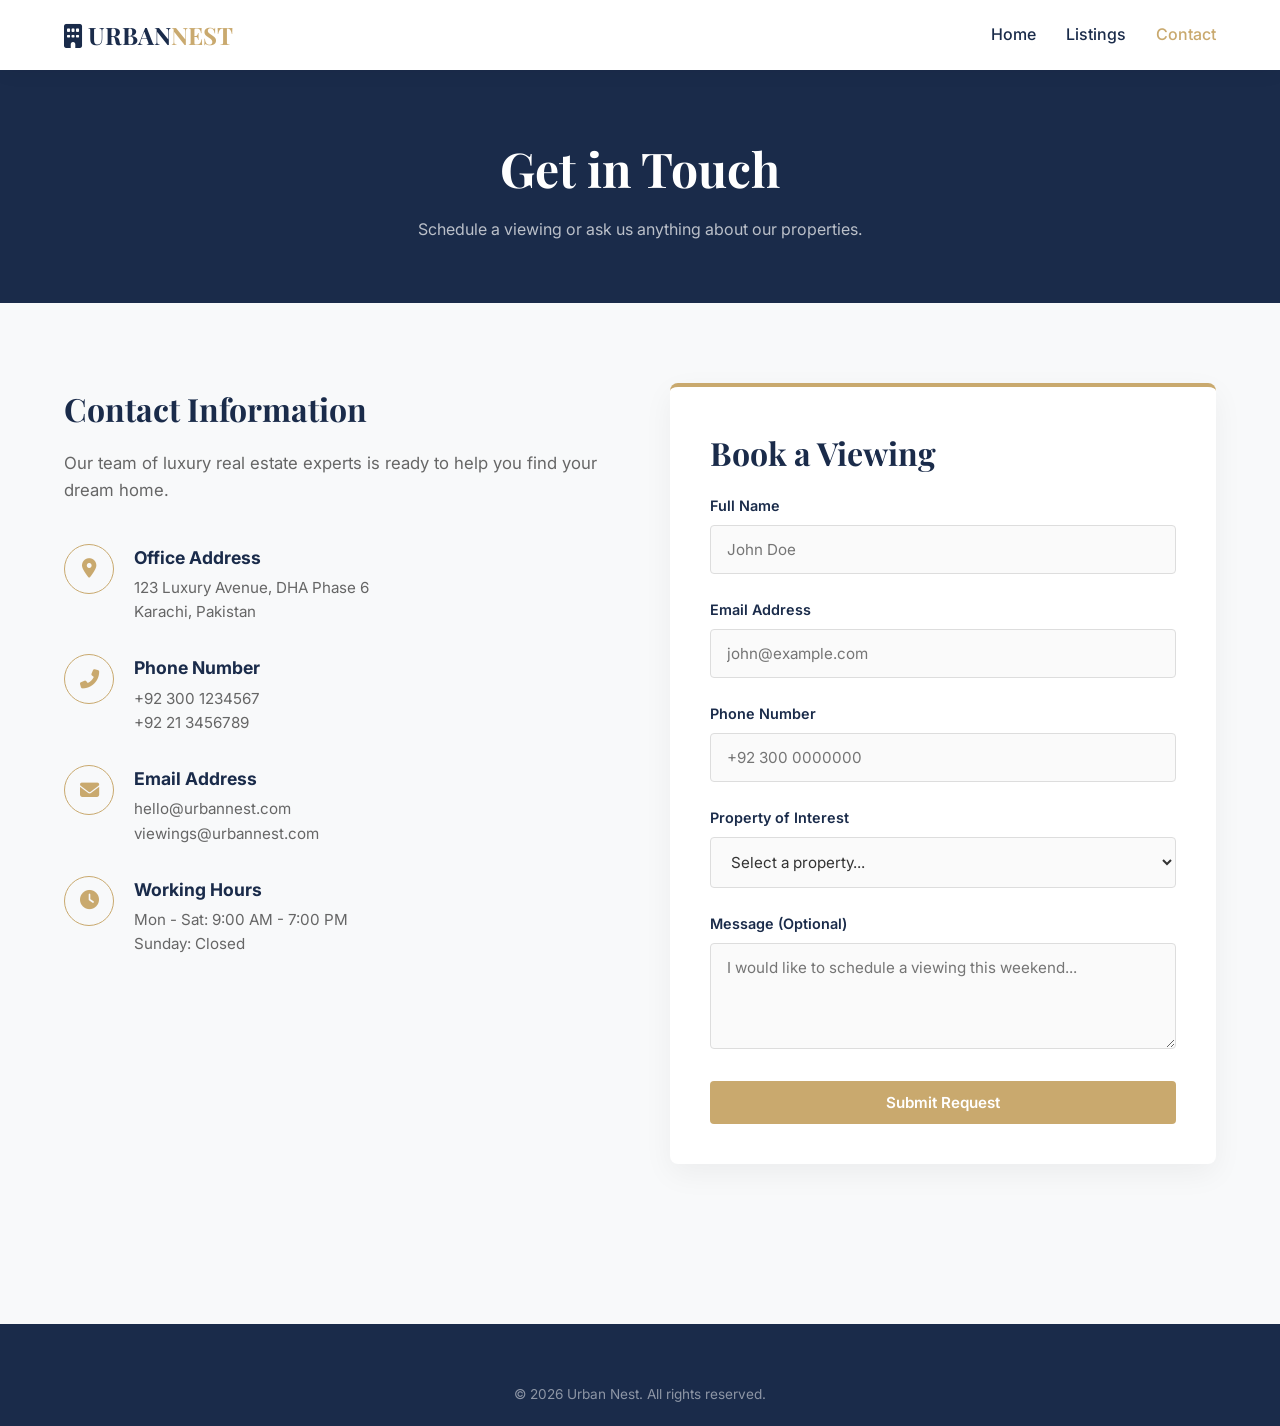
<file: contact.html>
<!DOCTYPE html>
<html lang="en">
<head>
  <meta charset="UTF-8">
  <meta name="viewport" content="width=device-width, initial-scale=1.0">
  <title>Contact | Urban Nest</title>
  <link rel="stylesheet" href="css/style.css">
  <link href="https://fonts.googleapis.com/css2?family=Playfair+Display:wght@600;700&family=Inter:wght@400;500;600&display=swap" rel="stylesheet">
  <link rel="stylesheet" href="https://cdnjs.cloudflare.com/ajax/libs/font-awesome/6.5.1/css/all.min.css">
</head>
<body>

  <!-- NAVBAR -->
  <nav class="navbar">
    <div class="container nav-inner">
      <a href="index.html" class="logo"><i class="fas fa-building"></i> URBAN<span>NEST</span></a>
      <ul class="nav-links" id="navLinks">
        <li><a href="index.html">Home</a></li>
        <li><a href="listings.html">Listings</a></li>
        <li><a href="contact.html" class="active">Contact</a></li>
      </ul>
      <button class="menu-toggle" id="menuToggle"><i class="fas fa-bars"></i></button>
    </div>
  </nav>

  <!-- HEADER -->
  <section class="page-header">
    <div class="container">
      <h1>Get in Touch</h1>
      <p>Schedule a viewing or ask us anything about our properties.</p>
    </div>
  </section>

  <!-- CONTACT SECTION -->
  <section class="contact-section">
    <div class="container contact-layout">
      
      <!-- Left Side: Info -->
      <div class="contact-info">
        <h2>Contact Information</h2>
        <p class="contact-desc">Our team of luxury real estate experts is ready to help you find your dream home.</p>
        
        <div class="info-box">
          <div class="info-icon"><i class="fas fa-map-marker-alt"></i></div>
          <div>
            <h4>Office Address</h4>
            <p>123 Luxury Avenue, DHA Phase 6<br>Karachi, Pakistan</p>
          </div>
        </div>
        
        <div class="info-box">
          <div class="info-icon"><i class="fas fa-phone-alt"></i></div>
          <div>
            <h4>Phone Number</h4>
            <p>+92 300 1234567<br>+92 21 3456789</p>
          </div>
        </div>
        
        <div class="info-box">
          <div class="info-icon"><i class="fas fa-envelope"></i></div>
          <div>
            <h4>Email Address</h4>
            <p>hello@urbannest.com<br>viewings@urbannest.com</p>
          </div>
        </div>

        <div class="info-box">
          <div class="info-icon"><i class="fas fa-clock"></i></div>
          <div>
            <h4>Working Hours</h4>
            <p>Mon - Sat: 9:00 AM - 7:00 PM<br>Sunday: Closed</p>
          </div>
        </div>
      </div>

      <!-- Right Side: Form -->
      <div class="contact-form-wrapper">
        <h2>Book a Viewing</h2>
        
        <!-- Success Message -->
        <div class="form-success" id="formSuccess">
          <i class="fas fa-check-circle"></i> Thank you! We'll contact you shortly to confirm.
        </div>

        <form id="contactForm">
          <div class="form-group">
            <label>Full Name</label>
            <input type="text" id="name" placeholder="John Doe">
            <span class="error-msg">Please enter your name</span>
          </div>

          <div class="form-group">
            <label>Email Address</label>
            <input type="email" id="email" placeholder="john@example.com">
            <span class="error-msg">Please enter a valid email</span>
          </div>

          <div class="form-group">
            <label>Phone Number</label>
            <input type="tel" id="phone" placeholder="+92 300 0000000">
            <span class="error-msg">Please enter your phone number</span>
          </div>

          <div class="form-group">
            <label>Property of Interest</label>
            <select id="property">
              <option value="">Select a property...</option>
              <option value="1">Modern Glass Villa ($850,000)</option>
              <option value="2">Luxury Downtown Apartment ($350,000)</option>
              <option value="3">Penthouse with Sea View ($950,000)</option>
              <option value="other">Other / General Inquiry</option>
            </select>
            <span class="error-msg">Please select a property</span>
          </div>

          <div class="form-group">
            <label>Message (Optional)</label>
            <textarea id="message" rows="4" placeholder="I would like to schedule a viewing this weekend..."></textarea>
          </div>

          <button type="submit" class="btn btn-gold" style="width: 100%;">Submit Request</button>
        </form>
      </div>

    </div>
  </section>

  <!-- FOOTER -->
  <footer class="footer">
    <div class="container">
      <div class="footer-bottom" style="border:none; padding-top: 0;">© 2026 Urban Nest. All rights reserved.</div>
    </div>
  </footer>

  <script src="js/script.js"></script>
</body>
</html>
</file>
<file: css/style.css>
* { margin: 0; padding: 0; box-sizing: border-box; }

:root {
  --navy: #1A2B4A;
  --navy-light: #243A5E;
  --gold: #C9A96E;
  --gold-hover: #B8985D;
  --bg: #F8F9FA;
  --text: #333;
  --text-muted: #666;
  --white: #FFFFFF;
}

body {
  font-family: 'Inter', sans-serif;
  color: var(--text);
  background: var(--bg);
  line-height: 1.6;
}

h1, h2, h3 { font-family: 'Playfair Display', serif; font-weight: 700; }
a { text-decoration: none; color: inherit; }
img { max-width: 100%; display: block; }
.container { max-width: 1200px; margin: 0 auto; padding: 0 24px; }
.text-center { text-align: center; }
.gold { color: var(--gold); }

/* Navbar */
.navbar {
  position: sticky; top: 0; background: var(--white);
  box-shadow: 0 2px 20px rgba(0,0,0,0.05); z-index: 1000; padding: 16px 0;
}
.nav-inner { display: flex; justify-content: space-between; align-items: center; }
.logo { font-family: 'Playfair Display', serif; font-size: 1.5rem; font-weight: 700; color: var(--navy); }
.logo span { color: var(--gold); }
.nav-links { display: flex; gap: 30px; list-style: none; align-items: center; }
.nav-links a { font-weight: 500; color: var(--navy); transition: color 0.3s; }
.nav-links a:hover, .nav-links a.active { color: var(--gold); }
.btn-cta { background: var(--navy); color: white !important; padding: 10px 22px; border-radius: 4px; }
.btn-cta:hover { background: var(--navy-light); }
.menu-toggle { display: none; background: none; border: none; font-size: 1.5rem; color: var(--navy); cursor: pointer; }

/* Buttons */
.btn { display: inline-block; padding: 12px 28px; border-radius: 4px; font-weight: 600; font-size: 0.95rem; transition: all 0.3s; cursor: pointer; border: none; font-family: inherit; }
.btn-gold { background: var(--gold); color: var(--white); }
.btn-gold:hover { background: var(--gold-hover); }
.btn-outline { background: transparent; border: 2px solid var(--navy); color: var(--navy); }
.btn-outline:hover { background: var(--navy); color: var(--white); }

/* Hero */
.hero {
  height: 85vh; position: relative;
  background: url('https://images.unsplash.com/photo-1600596542815-ffad4c1539a9?w=1600&q=80') center/cover;
  display: flex; align-items: center;
}
.hero-overlay { position: absolute; inset: 0; background: linear-gradient(90deg, rgba(26,43,74,0.9) 0%, rgba(26,43,74,0.4) 100%); }
.hero-content { position: relative; z-index: 1; max-width: 700px; color: white; }
.badge { display: inline-block; font-size: 0.8rem; letter-spacing: 2px; color: var(--gold); border: 1px solid var(--gold); padding: 6px 16px; border-radius: 100px; margin-bottom: 20px; }
.hero h1 { font-size: clamp(2.5rem, 6vw, 4.5rem); line-height: 1.1; margin-bottom: 20px; }
.hero p { font-size: 1.1rem; color: rgba(255,255,255,0.8); margin-bottom: 40px; max-width: 500px; }
.quick-search { background: white; padding: 16px; border-radius: 8px; display: flex; gap: 12px; flex-wrap: wrap; box-shadow: 0 10px 30px rgba(0,0,0,0.2); }
.quick-search select { flex: 1; min-width: 150px; padding: 12px; border: 1px solid #ddd; border-radius: 4px; font-family: inherit; font-size: 0.95rem; outline: none; }
.quick-search .btn { flex: 1; min-width: 150px; }

/* Sections */
section { padding: 80px 0; }
.section-header { text-align: center; margin-bottom: 50px; }
.section-header h2 { font-size: 2.5rem; color: var(--navy); margin-bottom: 10px; }
.section-header p { color: var(--text-muted); }

/* Properties Grid */
.properties-grid { display: grid; grid-template-columns: repeat(auto-fit, minmax(320px, 1fr)); gap: 30px; }
.property-card { background: white; border-radius: 8px; overflow: hidden; box-shadow: 0 4px 15px rgba(0,0,0,0.05); transition: transform 0.3s; }
.property-card:hover { transform: translateY(-5px); }
.property-img { position: relative; height: 240px; }
.property-img img { width: 100%; height: 100%; object-fit: cover; }
.property-price { position: absolute; bottom: 15px; left: 15px; background: var(--gold); color: white; padding: 6px 16px; font-weight: 700; border-radius: 4px; }
.property-info { padding: 24px; }
.property-type { font-size: 0.8rem; text-transform: uppercase; letter-spacing: 1px; color: var(--gold); font-weight: 600; display: block; margin-bottom: 8px; }
.property-info h3 { font-size: 1.4rem; color: var(--navy); margin-bottom: 8px; }
.property-info .location { color: var(--text-muted); font-size: 0.9rem; margin-bottom: 16px; }
.property-features { display: flex; gap: 20px; padding-top: 16px; border-top: 1px solid #eee; font-size: 0.9rem; color: var(--navy); }
.property-features i { color: var(--gold); margin-right: 4px; }

/* Listings Page */
.page-header { background: var(--navy); color: white; text-align: center; padding: 60px 0; }
.page-header h1 { font-size: 3rem; margin-bottom: 10px; }
.page-header p { color: rgba(255,255,255,0.7); }
.filter-bar { display: flex; gap: 16px; margin-bottom: 40px; flex-wrap: wrap; }
.filter-bar input, .filter-bar select { padding: 14px; border: 1px solid #ddd; border-radius: 4px; font-family: inherit; font-size: 0.95rem; flex: 1; min-width: 200px; outline: none; }
.filter-bar input:focus, .filter-bar select:focus { border-color: var(--gold); }

/* Footer */
.footer { background: var(--navy); color: white; padding: 60px 0 20px; margin-top: 80px; }
.footer-grid { display: grid; grid-template-columns: 2fr 1fr 1fr; gap: 40px; margin-bottom: 40px; }
.footer h3 { font-size: 1.5rem; margin-bottom: 16px; }
.footer h4 { font-size: 1.1rem; margin-bottom: 16px; color: var(--gold); }
.footer p, .footer a { color: rgba(255,255,255,0.7); font-size: 0.95rem; line-height: 2; transition: color 0.3s; }
.footer a:hover { color: var(--gold); }
.footer ul { list-style: none; }
.footer i { color: var(--gold); margin-right: 8px; }
.footer-bottom { text-align: center; padding-top: 20px; border-top: 1px solid rgba(255,255,255,0.1); color: rgba(255,255,255,0.5); font-size: 0.85rem; }


/* Responsive */
@media (max-width: 768px) {
  .menu-toggle { display: block; }
  .nav-links { position: fixed; top: 70px; right: -100%; flex-direction: column; background: white; width: 100%; padding: 30px; box-shadow: 0 10px 20px rgba(0,0,0,0.1); transition: right 0.3s; }
  .nav-links.active { right: 0; }
  .hero { height: auto; padding: 100px 0; }
  .quick-search { flex-direction: column; }
  .footer-grid { grid-template-columns: 1fr; }
}
/* ===== CONTACT PAGE ===== */
.contact-section {
  padding: 80px 0;
}

.contact-layout {
  display: grid;
  grid-template-columns: 1fr 1fr;
  gap: 60px;
  align-items: start;
}

.contact-info h2, 
.contact-form-wrapper h2 {
  font-family: 'Playfair Display', serif;
  font-size: 2rem;
  color: var(--navy);
  margin-bottom: 16px;
}

.contact-desc {
  color: var(--text-muted);
  margin-bottom: 40px;
  font-size: 1.05rem;
}

.info-box {
  display: flex;
  gap: 20px;
  margin-bottom: 30px;
}

.info-icon {
  width: 50px;
  height: 50px;
  background: var(--bg);
  border: 1px solid var(--gold);
  border-radius: 50%;
  display: flex;
  align-items: center;
  justify-content: center;
  color: var(--gold);
  font-size: 1.2rem;
  flex-shrink: 0;
}

.info-box h4 {
  font-family: 'Inter', sans-serif;
  font-size: 1.1rem;
  color: var(--navy);
  margin-bottom: 4px;
}

.info-box p {
  color: var(--text-muted);
  font-size: 0.95rem;
  line-height: 1.6;
}

/* Form */
.contact-form-wrapper {
  background: var(--white);
  padding: 40px;
  border-radius: 8px;
  box-shadow: 0 10px 30px rgba(0,0,0,0.05);
  border-top: 4px solid var(--gold);
}

.form-group {
  margin-bottom: 24px;
}

.form-group label {
  display: block;
  font-size: 0.9rem;
  font-weight: 600;
  color: var(--navy);
  margin-bottom: 8px;
}

.form-group input,
.form-group select,
.form-group textarea {
  width: 100%;
  padding: 14px 16px;
  border: 1px solid #ddd;
  border-radius: 4px;
  font-family: inherit;
  font-size: 0.95rem;
  color: var(--text);
  transition: border-color 0.3s;
  outline: none;
  background: #FAFAFA;
}

.form-group input:focus,
.form-group select:focus,
.form-group textarea:focus {
  border-color: var(--gold);
  background: var(--white);
}

.form-group textarea {
  resize: vertical;
}

/* Errors & Success */
.error-msg {
  display: none;
  color: #E74C3C;
  font-size: 0.85rem;
  margin-top: 6px;
}

.error-msg.show {
  display: block;
}

.form-success {
  display: none;
  background: #E8F5E9;
  color: #2E7D32;
  padding: 16px;
  border-radius: 4px;
  margin-bottom: 24px;
  font-weight: 500;
}

.form-success.show {
  display: block;
}

@media (max-width: 768px) {
  .contact-layout {
    grid-template-columns: 1fr;
  }
}
</file>
